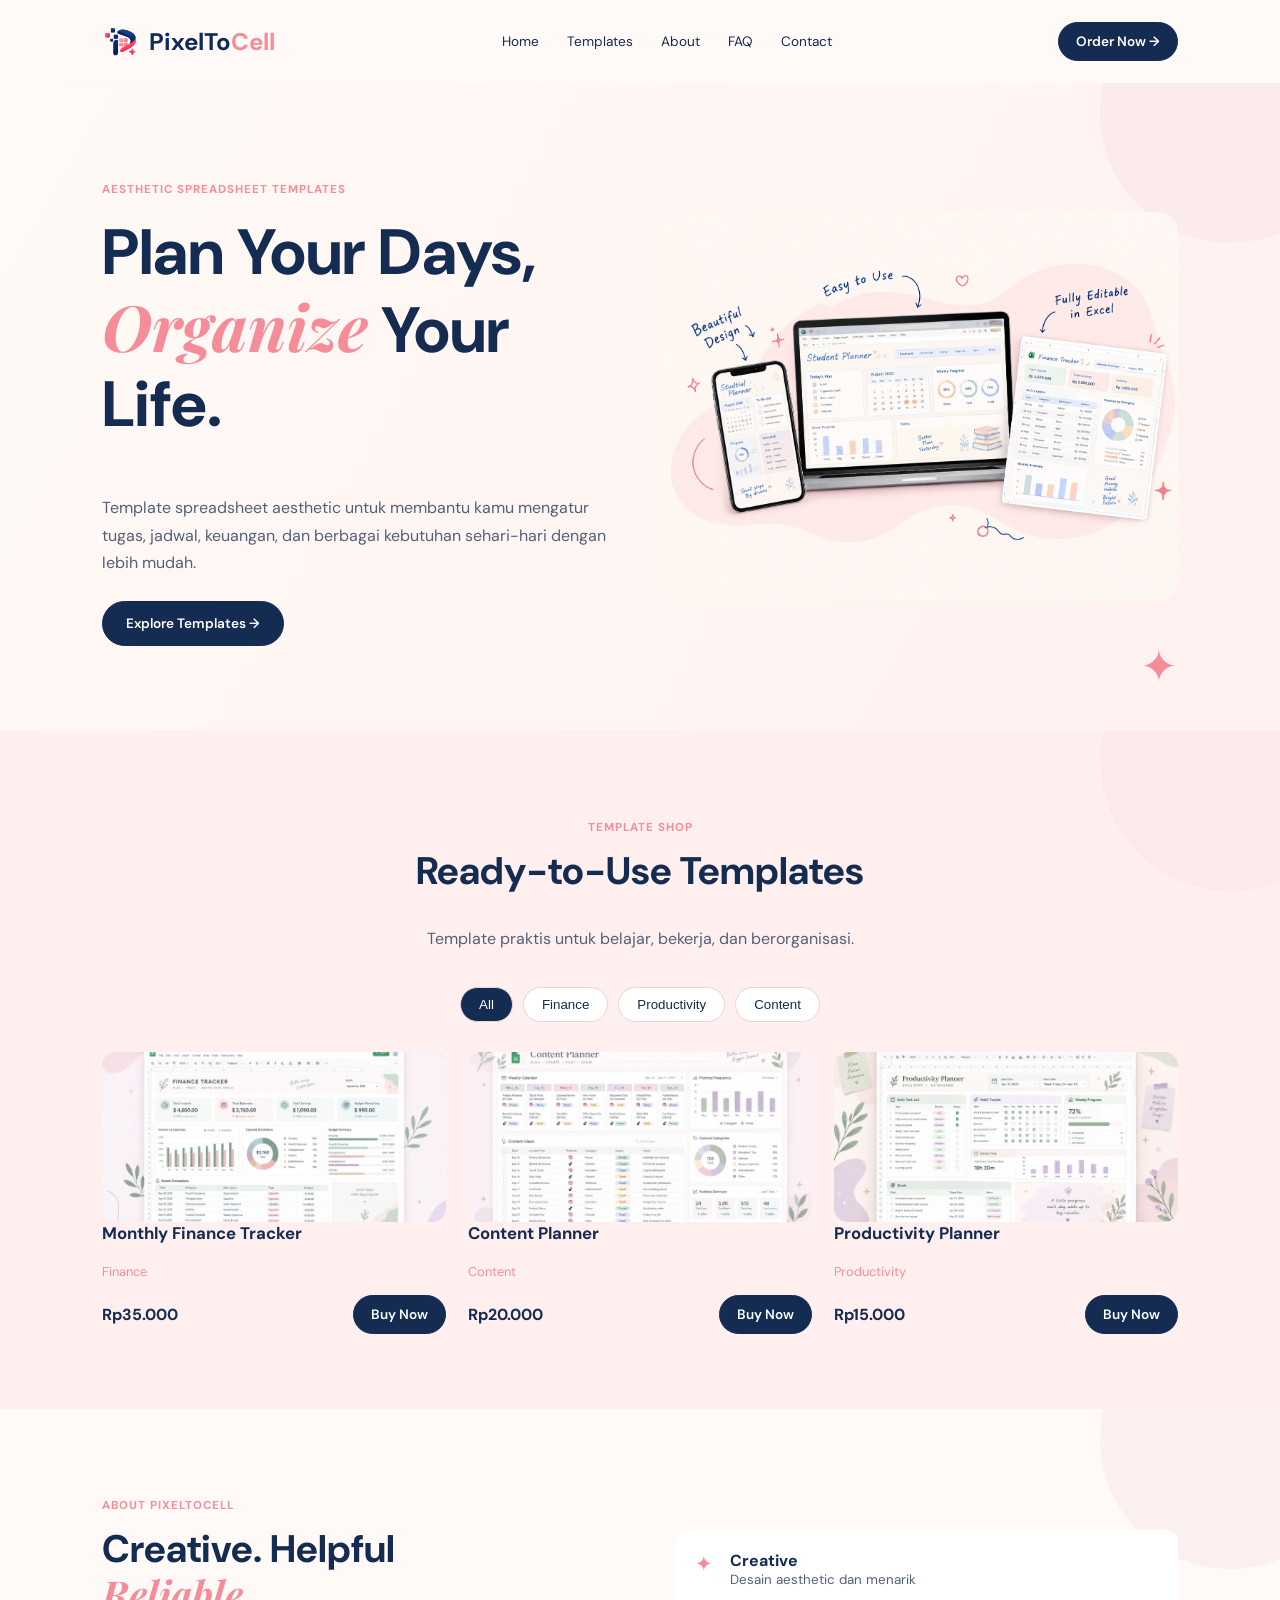
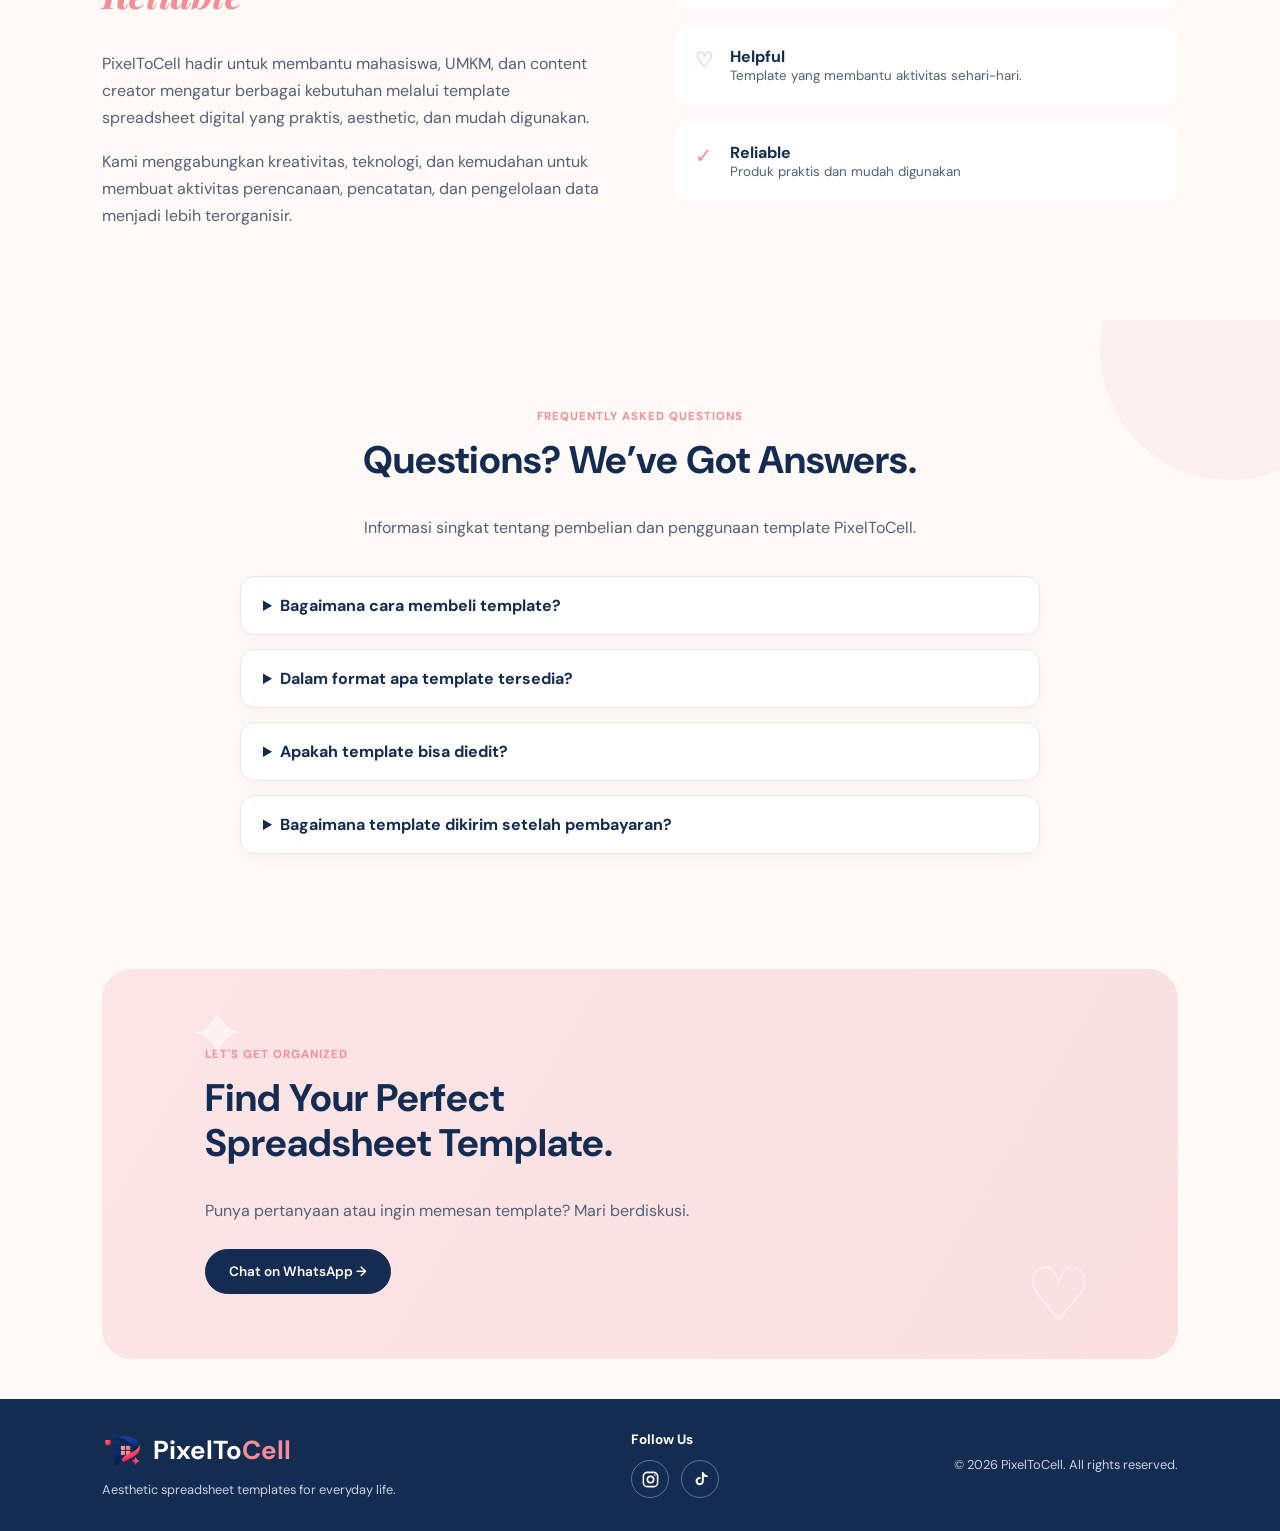
<file: index.html>
<!DOCTYPE html>
<html lang="id">
<head>
  <meta charset="UTF-8">
  <meta name="viewport" content="width=device-width, initial-scale=1.0">
  <title>PixelToCell | Spreadsheet Templates</title>
  <link rel="stylesheet" href="style.css">
</head>

<body>
  <header class="navbar">
    <a href="#home" class="logo">
      <img src="images/logo.png" alt="PixelToCell Logo">
      <span>PixelTo<span class="pink">Cell</span></span>
    </a>

    <button class="menu-toggle" aria-label="Buka menu">☰</button>

    <nav class="nav-links">
      <a href="#home">Home</a>
      <a href="#templates">Templates</a>
      <a href="#about">About</a>
      <a href="#faq">FAQ</a>
      <a href="#contact">Contact</a>
    </nav>

    <a href="#contact" class="btn btn-small">Order Now →</a>
  </header>

  <main>
    <!-- HERO -->
    <section id="home" class="hero">
      <div class="hero-text">
        <p class="eyebrow">AESTHETIC SPREADSHEET TEMPLATES</p>
        <h1>Plan Your Days,<em> Organize</em> Your Life.</h1>
        <p>Template spreadsheet aesthetic untuk membantu kamu mengatur tugas, jadwal, keuangan, dan berbagai kebutuhan sehari-hari dengan lebih mudah.</p>

        <div class="hero-buttons">
          <a href="#templates" class="btn">Explore Templates →</a>
        </div>
      </div>

      <div class="hero-art">
        <img src="images/hero-pixeltocell.png" alt="PixelToCell Spreadsheet Templates">
      </div>
    </section>

    <!-- TEMPLATES -->
    <section id="templates" class="section templates-section">
      <div class="section-heading">
        <p class="eyebrow">TEMPLATE SHOP</p>
        <h2>Ready-to-Use Templates</h2>
        <p>Template praktis untuk belajar, bekerja, dan berorganisasi.</p>
      </div>

      <div class="template-filter">
        <button class="filter active" data-filter="all">All</button>
        <button class="filter" data-filter="finance">Finance</button>
        <button class="filter" data-filter="productivity">Productivity</button>
        <button class="filter" data-filter="content">Content</button>
      </div>

      <div class="template-grid">
        <article class="template-card" data-category="finance">
          <div class="template-preview">
            <img src="images/finance-tracker.jpg" alt="Monthly Finance Tracker">
          </div>
          <h3>Monthly Finance Tracker</h3>
          <p>Finance</p>
          <div class="template-bottom">
            <b>Rp35.000</b>
            <a href="#contact" class="btn btn-small">Buy Now</a>
          </div>
        </article>

        <article class="template-card" data-category="content">
          <div class="template-preview">
            <img src="images/content-planner.jpg" alt="Content Planner">
          </div>
          <h3>Content Planner</h3>
          <p>Content</p>
          <div class="template-bottom">
            <b>Rp20.000</b>
            <a href="#contact" class="btn btn-small">Buy Now</a>
          </div>
        </article>

        <article class="template-card" data-category="productivity">
          <div class="template-preview">
            <img src="images/productivity-planner.jpg" alt="Productivity Planner">
          </div>
          <h3>Productivity Planner</h3>
          <p>Productivity</p>
          <div class="template-bottom">
            <b>Rp15.000</b>
            <a href="#contact" class="btn btn-small">Buy Now</a>
          </div>
        </article>
      </div>
    </section>

    <!-- ABOUT -->
    <section id="about" class="section about-section">
      <div class="about-text">
        <p class="eyebrow">ABOUT PIXELTOCELL</p>
        <h2>Creative. Helpful<br><em>Reliable</em></h2>
        <p>PixelToCell hadir untuk membantu mahasiswa, UMKM, dan content creator mengatur berbagai kebutuhan melalui template spreadsheet digital yang praktis, aesthetic, dan mudah digunakan.</p>
        <p>Kami menggabungkan kreativitas, teknologi, dan kemudahan untuk membuat aktivitas perencanaan, pencatatan, dan pengelolaan data menjadi lebih terorganisir.</p>
      </div>

      <div class="about-values">
        <div><span>✦</span><b>Creative</b><small>Desain aesthetic dan menarik</small></div>
        <div><span>♡</span><b>Helpful</b><small>Template yang membantu aktivitas sehari-hari.</small></div>
        <div><span>✓</span><b>Reliable</b><small>Produk praktis dan mudah digunakan</small></div>
      </div>
    </section>

    <!-- FAQ -->
    <section id="faq" class="section faq-section">
      <div class="section-heading">
        <p class="eyebrow">FREQUENTLY ASKED QUESTIONS</p>
        <h2>Questions? We’ve Got Answers.</h2>
        <p>Informasi singkat tentang pembelian dan penggunaan template PixelToCell.</p>
      </div>

      <div class="faq-list">
        <details>
          <summary>Bagaimana cara membeli template?</summary>
          <p>Pilih template yang kamu inginkan, klik Buy Now, lalu hubungi kami melalui WhatsApp untuk proses pemesanan.</p>
        </details>

        <details>
          <summary>Dalam format apa template tersedia?</summary>
          <p>Template disediakan dalam format spreadsheet yang dapat digunakan dan disesuaikan melalui Microsoft Excel.</p>
        </details>

        <details>
          <summary>Apakah template bisa diedit?</summary>
          <p>Ya. Kamu dapat mengisi data, mengubah warna atau bagian tertentu, serta menyesuaikannya dengan kebutuhanmu.</p>
        </details>

        <details>
          <summary>Bagaimana template dikirim setelah pembayaran?</summary>
          <p>Setelah pembayaran dikonfirmasi, file template akan dikirimkan melalui kontak yang kamu gunakan saat pemesanan.</p>
        </details>
      </div>
    </section>

    <!-- CONTACT -->
    <section id="contact" class="contact-section">
      <p class="eyebrow">LET'S GET ORGANIZED</p>
      <h2>Find Your Perfect<br>Spreadsheet Template.</h2>
      <p>Punya pertanyaan atau ingin memesan template? Mari berdiskusi.</p>

      <div class="hero-buttons">
        <a href="https://wa.me/6285805029070" class="btn">Chat on WhatsApp →</a>
      </div>
    </section>
  </main>

  <!-- FOOTER -->
  <footer>
    <div class="footer-brand">
      <div class="footer-logo">
        <img src="images/logo.png" alt="PixelToCell Logo">
        <span>PixelTo<span>Cell</span></span>
      </div>
      <p>Aesthetic spreadsheet templates for everyday life.</p>
    </div>

    <div class="social-media">
      <h4>Follow Us</h4>

      <div class="social-links">
        <a href="https://www.instagram.com/p1xel.tocell_id" target="_blank" rel="noopener noreferrer" aria-label="Instagram PixelToCell">
          <svg viewBox="0 0 24 24" aria-hidden="true">
            <rect x="3" y="3" width="18" height="18" rx="5" fill="none" stroke="currentColor" stroke-width="2"/>
            <circle cx="12" cy="12" r="4" fill="none" stroke="currentColor" stroke-width="2"/>
            <circle cx="17.5" cy="6.5" r="1" fill="currentColor"/>
          </svg>
        </a>

        <a href="https://www.tiktok.com/@pixeltocell" target="_blank" rel="noopener noreferrer" aria-label="TikTok PixelToCell">
          <svg viewBox="0 0 24 24" aria-hidden="true">
            <path d="M15 4v10a4 4 0 1 1-4-4" fill="none" stroke="currentColor" stroke-width="2.5" stroke-linecap="round"/>
            <path d="M15 4c1 3 3 4 5 4" fill="none" stroke="currentColor" stroke-width="2.5" stroke-linecap="round"/>
          </svg>
        </a>
      </div>
    </div>

    <p>© 2026 PixelToCell. All rights reserved.</p>
  </footer>

  <script src="script.js"></script>
</body>
</html>
</file>
<file: style.css>
@import url('https://fonts.googleapis.com/css2?family=DM+Sans:wght@400;500;600;700&family=Playfair+Display:ital,wght@0,600;1,600&display=swap');

:root {
  --navy: #142b52;
  --pink: #f58d98;
  --cream: #fffaf7;
  --soft: #fff0ef;
  --text: #536078;
  --border: #ead4d5;
}

* { box-sizing: border-box; scroll-behavior: smooth; }

body {
  margin: 0;
  background: var(--cream);
  color: var(--navy);
  font-family: 'DM Sans', sans-serif;
}

a { color: inherit; text-decoration: none; }
p { color: var(--text); line-height: 1.7; }
h1, h2, h3 { margin-top: 0; }
h1, h2 { line-height: 1.15; }
h1 { font-size: clamp(2.5rem, 5vw, 4.2rem); }
h2 { font-size: clamp(1.8rem, 3vw, 2.5rem); }
h3 { font-size: 1.05rem; }
em { color: var(--pink); font-family: 'Playfair Display', serif; }

/* NAVBAR */
.navbar {
  display: flex;
  align-items: center;
  justify-content: space-between;
  gap: 25px;
  padding: 22px 8%;
  background: var(--cream);
  position: sticky;
  top: 0;
  z-index: 10;
}

.logo, .footer-logo {
  display: flex;
  align-items: center;
  gap: 9px;
}

.logo {
  font-size: 24px;
  font-weight: 700;
  color: #0d2a5b;
}

.logo img { width: 38px; height: 38px; object-fit: contain; }
.logo .pink, .footer-logo span span { color: var(--pink); }
.nav-links { display: flex; gap: 28px; font-size: .85rem; }
.nav-links a:hover { color: var(--pink); }

.menu-toggle {
  display: none;
  border: 0;
  background: none;
  font-size: 1.4rem;
}

/* BUTTON */
.btn {
  display: inline-block;
  padding: 13px 23px;
  background: var(--navy);
  color: white;
  border: 1px solid var(--navy);
  border-radius: 25px;
  font-size: .85rem;
  font-weight: 600;
  cursor: pointer;
}

.btn:hover { background: var(--pink); border-color: var(--pink); }
.btn-outline { background: transparent; color: var(--navy); }
.btn-small { padding: 10px 17px; }

/* HERO */
.hero {
  display: grid;
  grid-template-columns: 1fr 1fr;
  align-items: center;
  gap: 45px;
  padding: 85px 8%;
  background: linear-gradient(120deg, #fffaf7, #fff1ef);
}

.hero-text { max-width: 530px; }
.eyebrow { color: var(--pink); font-size: .72rem; font-weight: 700; letter-spacing: 1px; }

.hero-buttons {
  display: flex;
  gap: 12px;
  flex-wrap: wrap;
  margin-top: 25px;
}

.hero-art { padding: 0; background: transparent; }
.hero-art img { width: 100%; display: block; border-radius: 20px; }

.hero, .section, .contact-section {
  position: relative;
  overflow: hidden;
}

.hero::before, .section::before {
  content: "";
  position: absolute;
  width: 260px;
  height: 260px;
  top: -100px;
  right: -80px;
  background: #f9dfe5;
  border-radius: 50%;
  opacity: .45;
  z-index: 0;
}

.hero::after {
  content: "✦";
  position: absolute;
  right: 8%;
  bottom: 35px;
  color: var(--pink);
  font-size: 45px;
}

.hero-text, .hero-art, .section-heading, .service-grid,
.template-grid, .about-text, .about-values {
  position: relative;
  z-index: 1;
}

/* SECTION */
.section { padding: 75px 8%; }
.section-heading { max-width: 600px; margin: 0 auto 35px; text-align: center; }

.template-grid {
  display: grid;
  grid-template-columns: repeat(3, 1fr);
  gap: 22px;
}

.card-link {
  display: inline-block;
  margin-top: 12px;
  color: var(--pink);
  font-size: .85rem;
  font-weight: 700;
}

.templates-section { background: var(--soft); }

.template-filter {
  display: flex;
  justify-content: center;
  gap: 10px;
  flex-wrap: wrap;
  margin-bottom: 30px;
}

.filter {
  padding: 9px 18px;
  background: white;
  color: var(--navy);
  border: 1px solid var(--border);
  border-radius: 20px;
  cursor: pointer;
}

.filter.active, .filter:hover { background: var(--navy); color: white; }

.template-preview {
  height: 170px;
  overflow: hidden;
  background: #e5efe8;
  border-radius: 14px;
}

.template-preview img {
  width: 100%;
  height: 100%;
  display: block;
  object-fit: cover;
  transition: .3s;
}

.template-card:hover .template-preview img { transform: scale(1.04); }
.template-card p { color: var(--pink); font-size: .8rem; }

.template-bottom {
  display: flex;
  align-items: center;
  justify-content: space-between;
  gap: 10px;
}

/* ABOUT */
.about-section {
  display: grid;
  grid-template-columns: 1fr 1fr;
  align-items: center;
  gap: 70px;
}

.about-text { max-width: 500px; }
.about-values { display: grid; gap: 18px; }

.about-values div {
  display: grid;
  grid-template-columns: 35px 1fr;
  padding: 20px;
  background: white;
  border-radius: 12px;
}

.about-values span { grid-row: span 2; color: var(--pink); font-size: 1.3rem; }
.about-values small { color: var(--text); }

/* FAQ */
.faq-section { background: var(--cream); }
.faq-list { max-width: 800px; margin: auto; display: grid; gap: 14px; }

.faq-list details {
  background: white;
  border: 1px solid #f0e5e2;
  border-radius: 14px;
  padding: 18px 22px;
  box-shadow: 0 5px 20px #142b5208;
}

.faq-list summary { cursor: pointer; font-weight: 700; color: var(--navy); }
.faq-list details p { margin: 12px 0 0; font-size: .9rem; }

/* CONTACT */
.contact-section {
  margin: 40px 8%;
  padding: 65px 8%;
  background: linear-gradient(120deg, #fce5e7, #f9dfe0);
  border-radius: 30px;
}

.contact-section::before, .contact-section::after {
  content: "✦";
  position: absolute;
  color: #ffffff80;
}

.contact-section::before { top: 20px; left: 8%; font-size: 70px; }
.contact-section::after { content: "♡"; right: 8%; bottom: 15px; font-size: 75px; }

/* FOOTER */
footer {
  display: flex;
  align-items: center;
  justify-content: space-between;
  gap: 20px;
  flex-wrap: wrap;
  padding: 30px 8%;
  background: var(--navy);
  color: white;
}

footer p { color: #c9d2e2; font-size: .8rem; }
.footer-logo { margin-bottom: 8px; }
.footer-logo img { width: 42px; height: 42px; object-fit: contain; }
.footer-logo span { font-size: 26px; font-weight: 700; color: white; }
.footer-brand p { margin: 8px 0 0; }
.social-media h4 { margin: 0 0 12px; font-size: .85rem; }
.social-links { display: flex; gap: 12px; }

.social-links a {
  display: grid;
  place-items: center;
  width: 38px;
  height: 38px;
  color: white;
  border: 1px solid #ffffff55;
  border-radius: 50%;
  transition: .3s;
}

.social-links svg { width: 19px; height: 19px; }

.social-links a:hover {
  background: var(--pink);
  border-color: var(--pink);
  transform: translateY(-3px);
}

/* ANIMASI */
.hero-text { animation: fadeUp 1s ease-out both; }

.hero-art {
  animation: fadeUp 1s .2s ease-out both,
             float 5s 1.2s ease-in-out infinite;
}

.reveal {
  opacity: 0;
  transform: translateY(60px) scale(.94);
  transition: opacity .9s ease, transform .9s cubic-bezier(.2, .8, .2, 1);
}

.reveal-show { opacity: 1; transform: translateY(0) scale(1); }

.template-card, .service-card, .value-card {
  transition: transform .35s ease, box-shadow .35s ease, border-color .35s ease;
}

.template-card:hover, .service-card:hover, .value-card:hover {
  transform: translateY(-10px) scale(1.02);
  box-shadow: 0 18px 35px rgba(20, 43, 82, .14);
}

.template-card img, .service-card img { transition: transform .5s ease; }
.template-card:hover img, .service-card:hover img { transform: scale(1.08); }

button, .btn, .order-btn {
  transition: transform .25s ease, box-shadow .25s ease, background-color .25s ease;
}

button:hover, .btn:hover, .order-btn:hover {
  transform: translateY(-3px);
  box-shadow: 0 8px 18px rgba(20, 43, 82, .18);
}

button:active, .btn:active, .order-btn:active { transform: scale(.96); }

@keyframes fadeUp {
  from { opacity: 0; transform: translateY(45px) scale(.96); }
  to { opacity: 1; transform: translateY(0) scale(1); }
}

@keyframes float {
  0%, 100% { transform: translateY(0); }
  50% { transform: translateY(-12px); }
}

/* RESPONSIVE */
@media (max-width: 768px) {
  .navbar { padding: 18px 6%; }

  .nav-links {
    display: none;
    position: absolute;
    top: 70px;
    left: 0;
    right: 0;
    flex-direction: column;
    padding: 25px;
    background: white;
    text-align: center;
  }

  .nav-links.show { display: flex; }
  .menu-toggle { display: block; }
  .navbar > .btn { display: none; }

  .hero { grid-template-columns: 1fr; padding: 55px 6%; }
  .hero-art { min-height: 290px; }
  .section { padding: 55px 6%; }

  .service-grid, .template-grid, .about-section {
    grid-template-columns: 1fr;
  }

  .about-section { gap: 30px; }
  footer { justify-content: center; text-align: center; }
}

@media (prefers-reduced-motion: reduce) {
  *, *::before, *::after {
    animation: none !important;
    transition: none !important;
    scroll-behavior: auto !important;
  }

  .reveal { opacity: 1; transform: none; }
}
</file>
